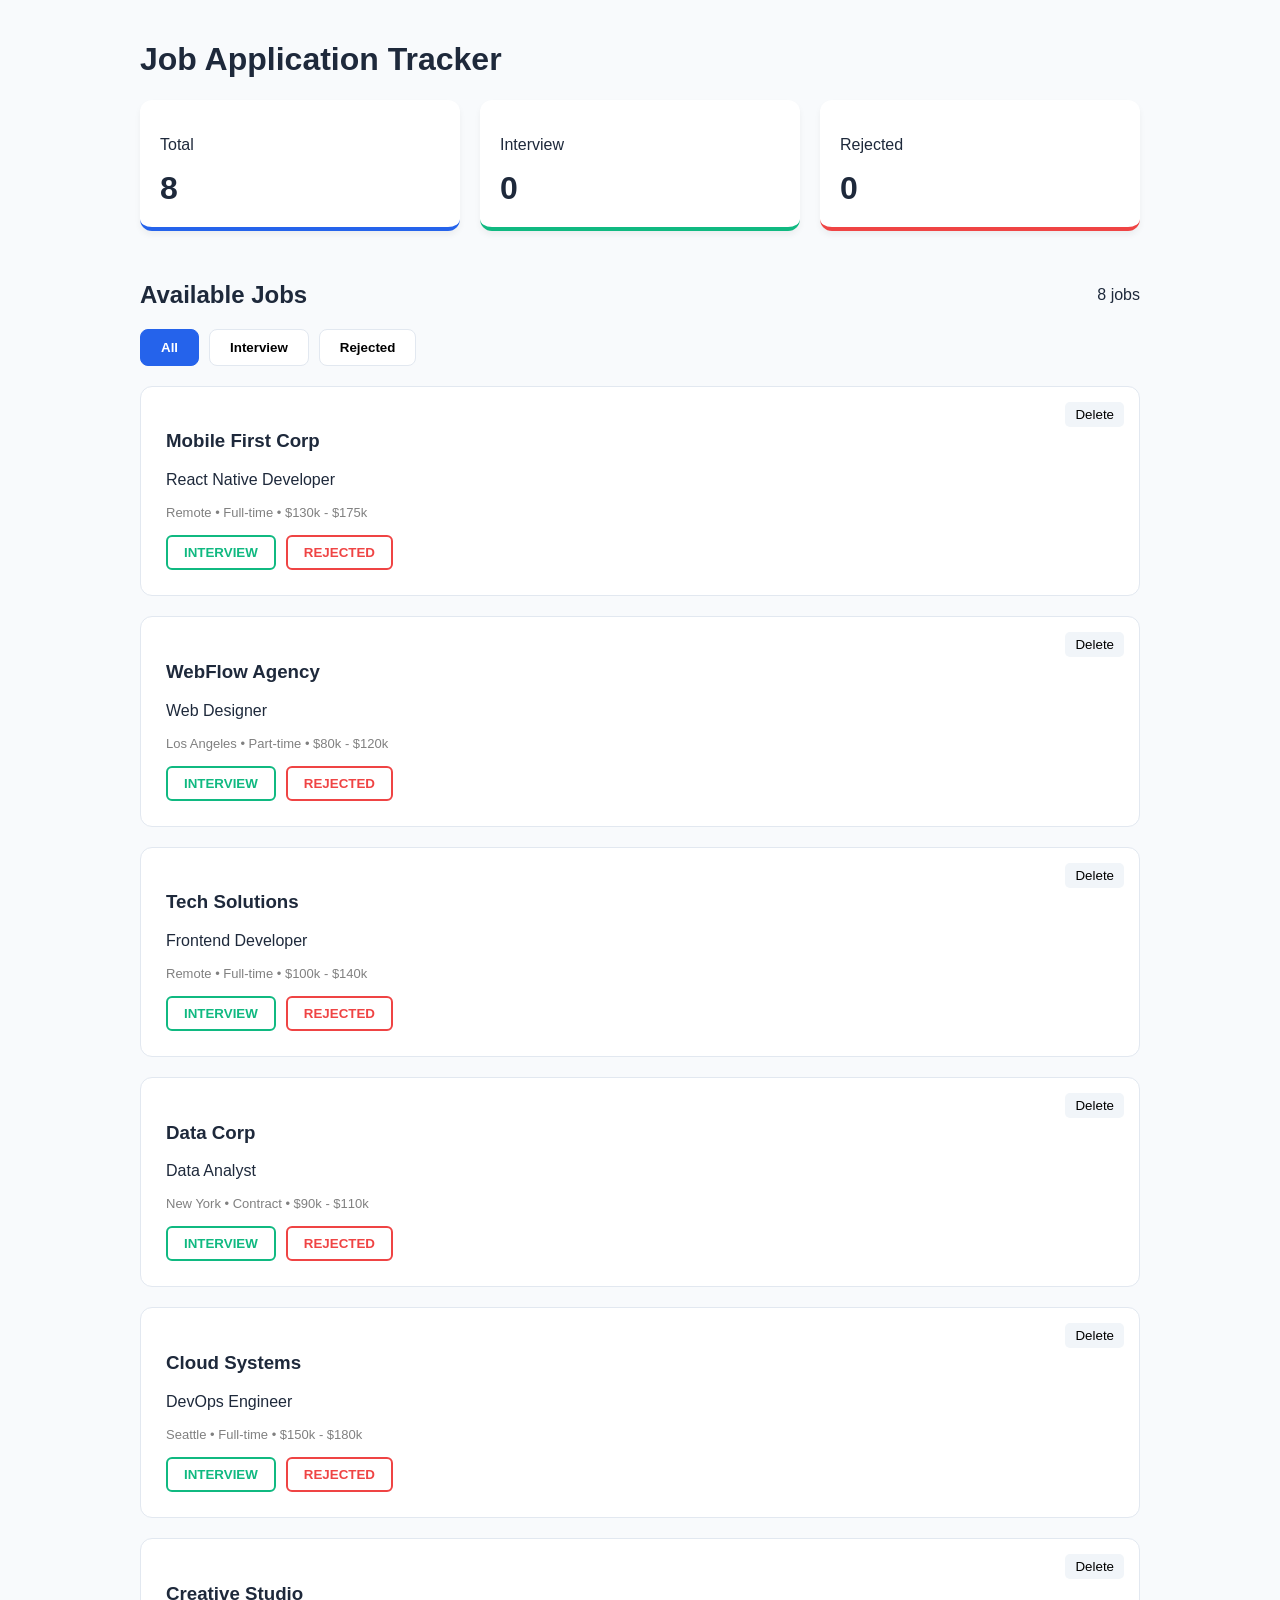
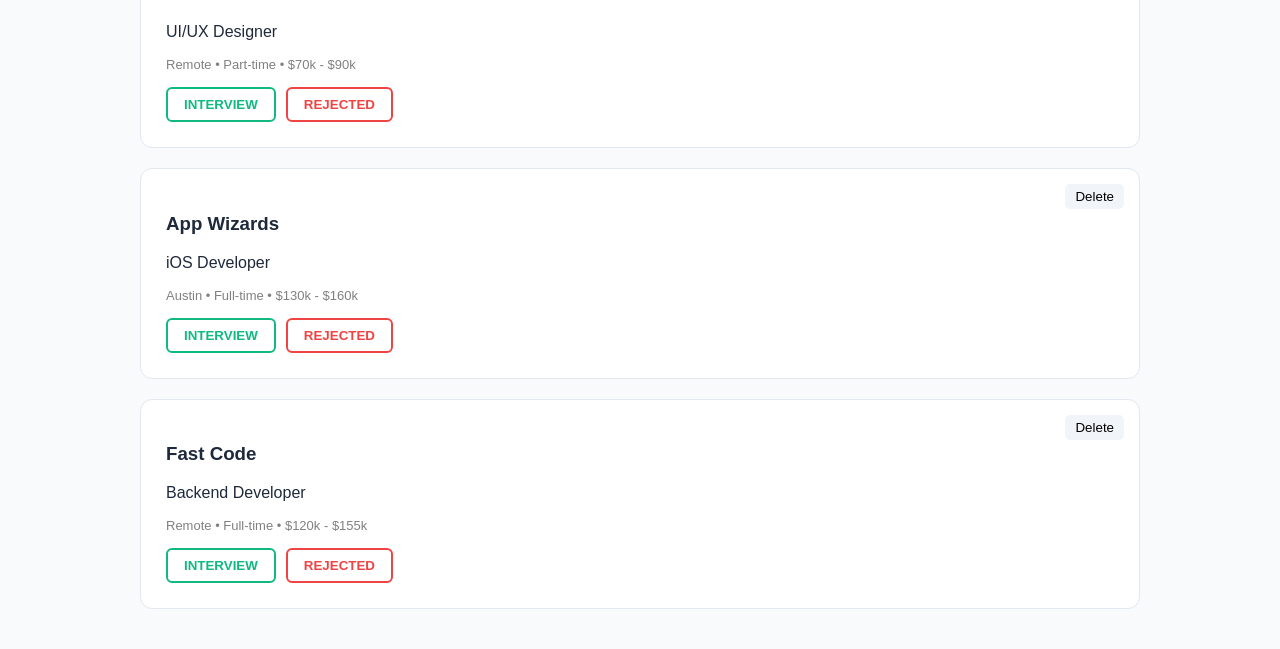
<file: index.html>
<!DOCTYPE html>
<html lang="en">
<head>
    <meta charset="UTF-8">
    <meta name="viewport" content="width=device-width, initial-scale=1.0">
    <title>Job Application Tracker</title>
    <link rel="stylesheet" href="tailwind.init.css">
</head>
<body>

<div class="container">
    <h1>Job Application Tracker</h1>

    <div class="dashboard">
        <div class="stat-card total">
            <p>Total</p>
            <h2 id="total-count">0</h2>
        </div>
        <div class="stat-card interview">
            <p>Interview</p>
            <h2 id="interview-count">0</h2>
        </div>
        <div class="stat-card rejected">
            <p>Rejected</p>
            <h2 id="rejected-count">0</h2>
        </div>
    </div>

    <div class="section-header">
    <h2>Available Jobs</h2>
    <span id="tab-job-count">0 jobs</span>
</div>

    <div class="tabs">
        <button class="tab-btn active" onclick="changeTab('ALL')">All</button>
        <button class="tab-btn" onclick="changeTab('INTERVIEW')">Interview</button>
        <button class="tab-btn" onclick="changeTab('REJECTED')">Rejected</button>
    </div>

    <div id="jobs-container"></div>
</div>

<script src="script.js"></script>
</body>
</html>
</file>
